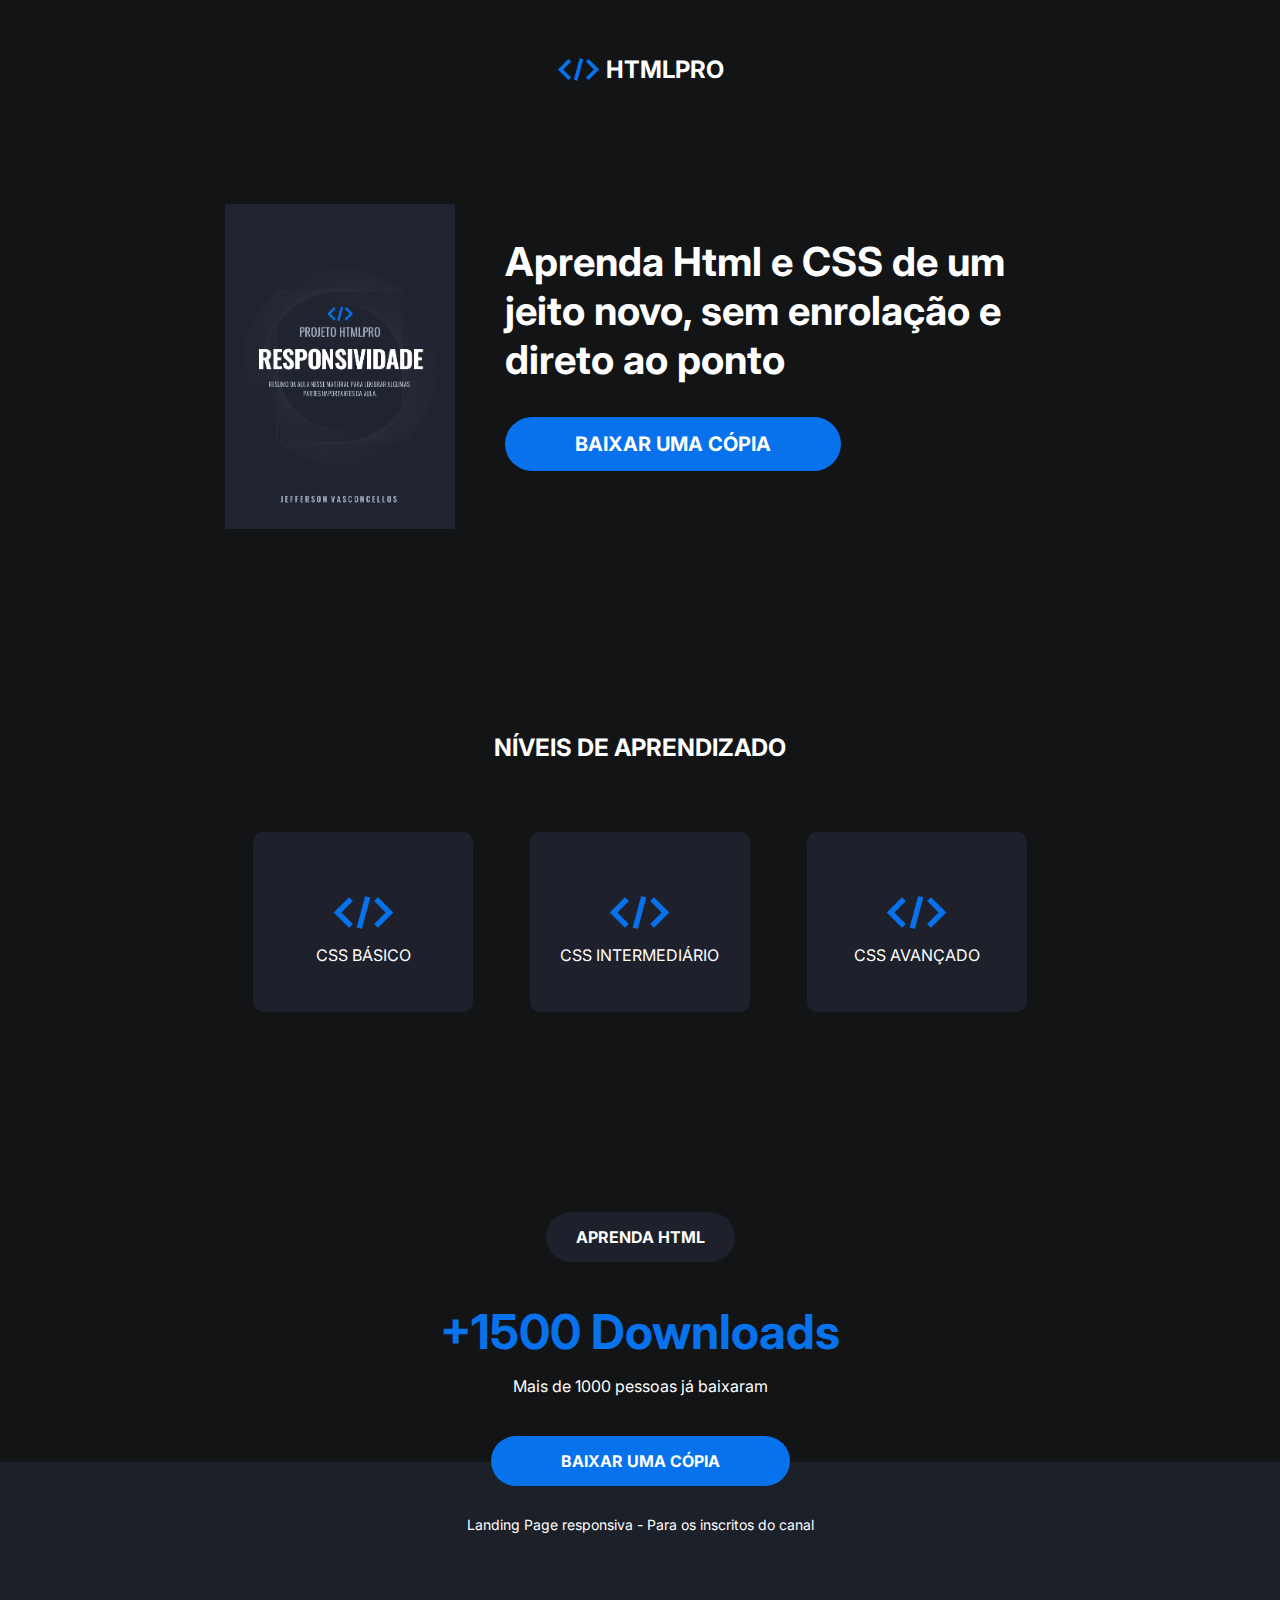
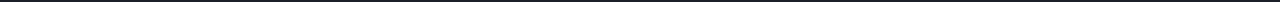
<file: Exercicio_HTMLPRO/index.html>
<!DOCTYPE html>
<html lang="pt-br">
<head>
    <meta charset="UTF-8">
    <meta http-equiv="X-UA-Compatible" content="IE=edge">
    <meta name="viewport" content="width=device-width, initial-scale=1.0">
    <link href="https://fonts.googleapis.com/css2?family=Inter:wght@400;700;800&family=Merriweather&display=swap" rel="stylesheet">
    <link rel="stylesheet" href="style.css">
    <title>HTMLPRO</title>
</head>
<body>
    <header class="container">
        <div class="logo">
            <img src="images/icon-card.png">
            <h2>HTMLPRO</h2>
        </div>
    </header>

    <!--SECTION 1-->
    <section class="section-1 container">
        <div class="ebook">
            <img src="images/ebook.png">
        </div>

        <div class="action-title">
            <h2>Aprenda Html e CSS de um jeito novo, sem enrolação e direto ao ponto</h2>
            <a class="button" href="#">Baixar uma cópia</a>
        </div>
    </section>

    <!--SECTION 2-->
    <section class="section-2 container">
        <h2>Níveis de aprendizado</h2>
        <div class="cards">
            <div class="card">
                <img src="images/icon-card.png">
                CSS BÁSICO
            </div>
            <div class="card">
                <img src="images/icon-card.png">
                CSS INTERMEDIÁRIO
            </div>
            <div class="card">
                <img src="images/icon-card.png">
                CSS AVANÇADO
            </div>
        </div>
    </section>

    <!--SECTION 3-->
    <section class="section-3">
        <a class="button-2">APRENDA HTML</a>
        <h2>+1500 Downloads</h2>
        <p>Mais de 1000 pessoas já baixaram</p>
    </section>

    <footer>
        <a class="button-footer" href="#">Baixar uma cópia</a>
        <p>Landing Page responsiva - Para os inscritos do canal</p>
    </footer>
</body>
</html>
</file>
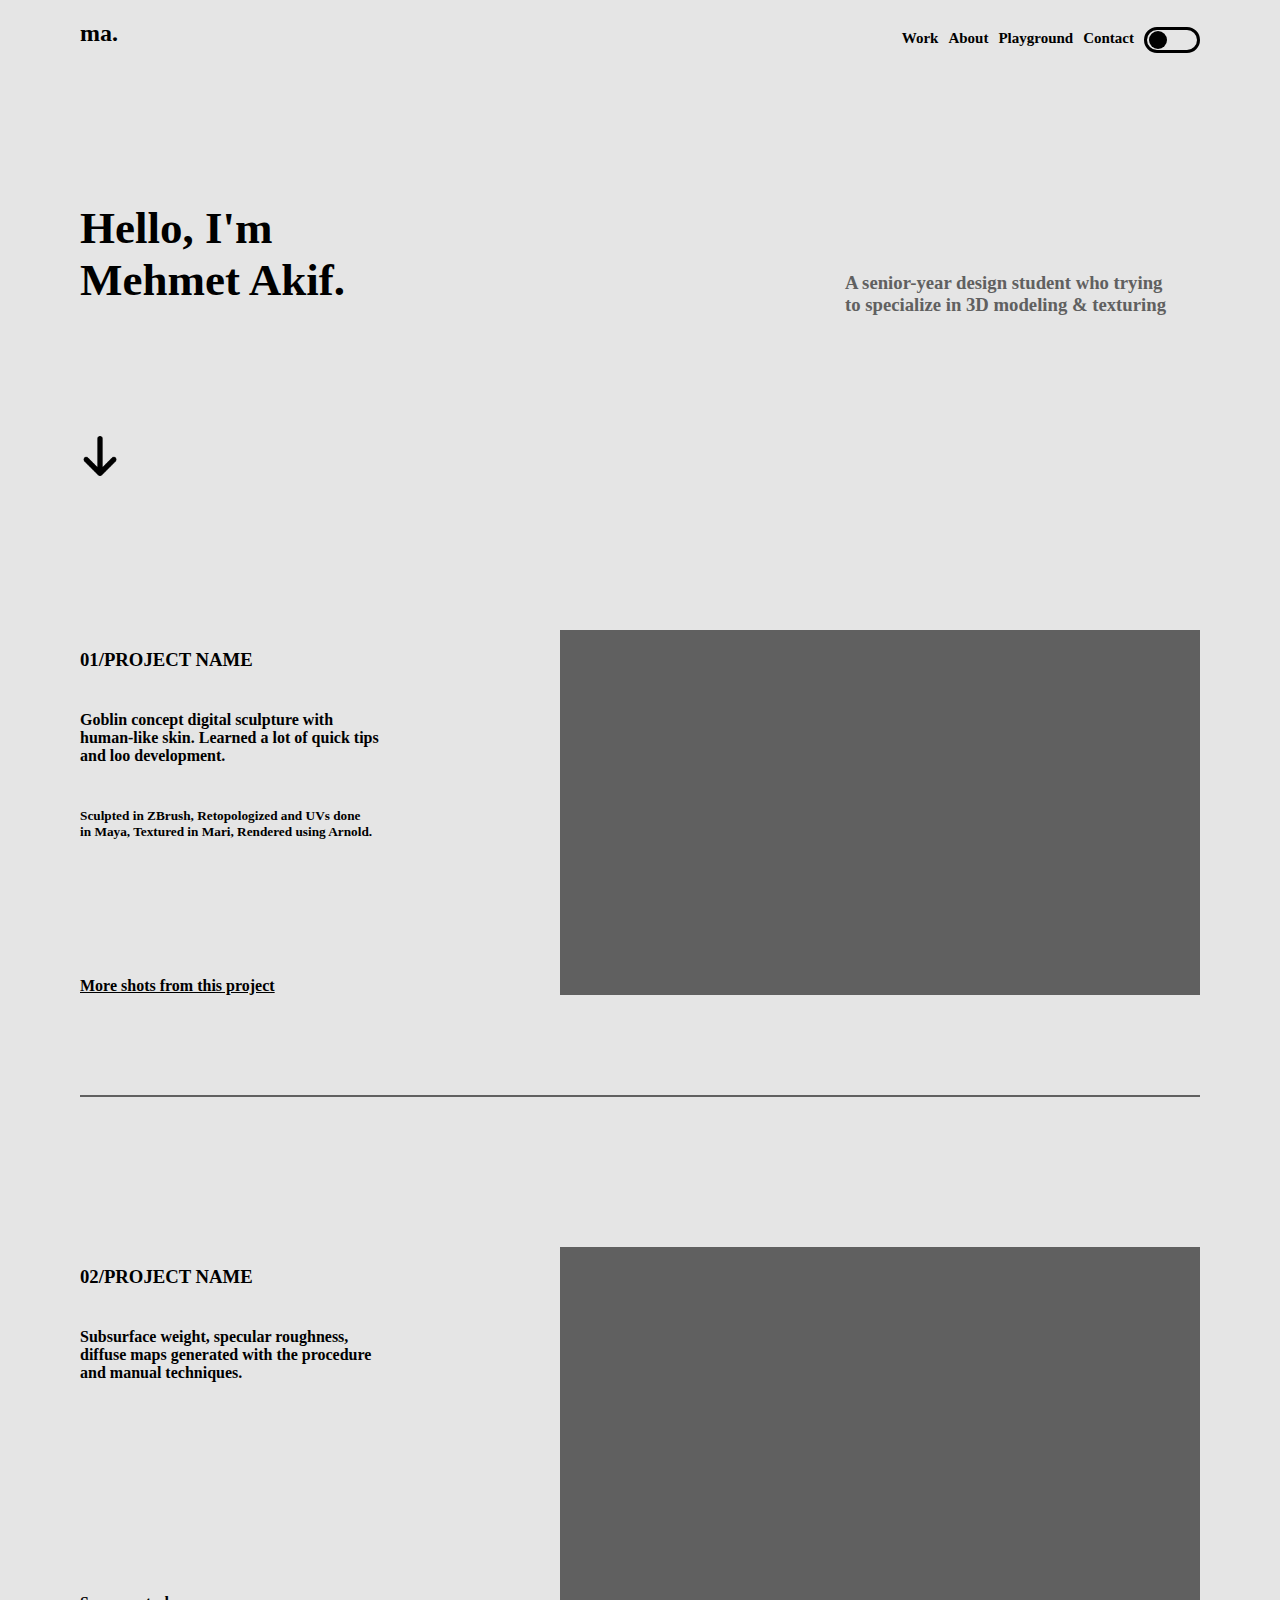
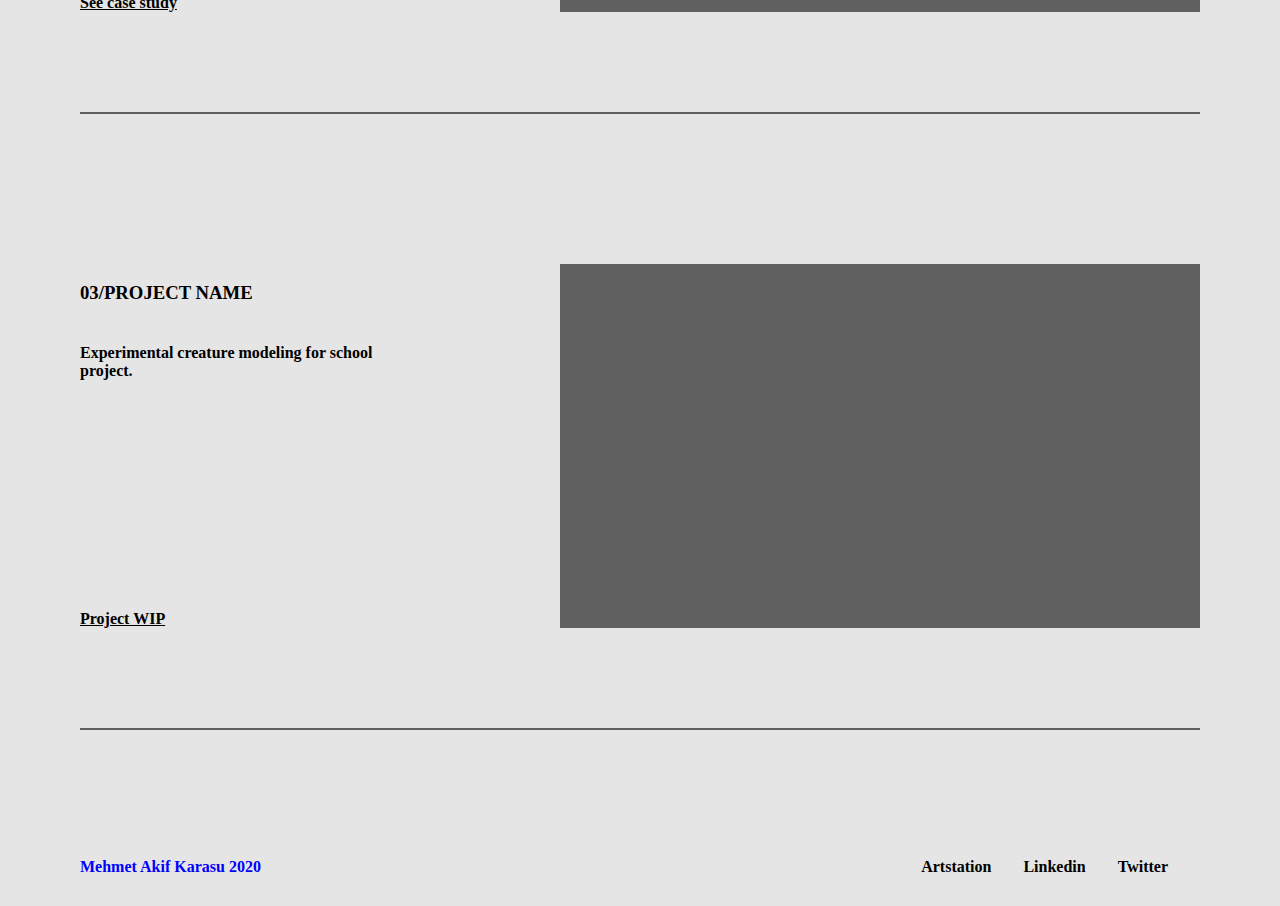
<file: Exercicio_Site_Portifolio/index.html>
<!DOCTYPE html>
<html lang="pt-br">
<head>
    <meta charset="UTF-8">
    <meta http-equiv="X-UA-Compatible" content="IE=edge">
    <meta name="viewport" content="width=device-width, initial-scale=1.0">
    <link rel="stylesheet" href="style_index.css">
    <title>Site Portifólio</title>
</head>
<body>
    <header class="container">
        <div class="information">
            <h2>ma.</h2>
            <h5>Work</h5>
            <a href="about.html"><h5>About</h5></a>
            <h5>Playground</h5>
            <h5>Contact</h5>
            <div class="btn"></div>
        </div>
    </header>

    <!--SECTION 1-->
    <section class="section-1 container">
        <h1>Hello, I'm <br> Mehmet Akif.</h1>
        <h3>A senior-year design student who trying<br> to specialize
            in 3D modeling & texturing</h3>
    </section>
    <div class="container"><img class="seta" src="images/down_arrow.png"></div>

    <!--SECTION 2-->
    <div>
        <section class="section-2 container">
            <div class="texts">
                 <h3>01/PROJECT NAME</h3>
                 <h4>Goblin concept digital sculpture with<br> human-like
                    skin. Learned a lot of quick tips<br> and loo development.</h4>
                <h5>Sculpted in ZBrush, Retopologized and UVs done<br>
                    in Maya, Textured in Mari, Rendered using Arnold.</h5>
                <a class="a1" href="#">More shots from this project</a>
            </div>
            <div class="block"></div>
        </section>
        <div class="separator container"></div>
        <section class="section-2 container">
            <div class="texts">
                 <h3>02/PROJECT NAME</h3>
                 <h4>Subsurface weight, specular roughness,<br>
                    diffuse maps generated with the procedure<br>
                    and manual techniques.</h4>
                <a class="a2" href="#">See case study</a>
            </div>
            <div class="block"></div>
        </section>
        <div class="separator container"></div>
        <section class="section-2 container">
            <div class="texts">
                 <h3>03/PROJECT NAME</h3>
                 <h4>Experimental creature modeling for school<br>
                    project.</h4>
                <a class="a3" href="#">Project WIP</a>
            </div>
            <div class="block"></div>
        </section>
        <div class="separator container"></div>
    </div>

    <footer class="container">
          <h4>Mehmet Akif Karasu 2020</h4>
          <div class="nav">
            <h4>Artstation</h4>
            <h4>Linkedin</h4>
            <h4>Twitter</h4>
          </div>
    </footer>

    <script src="script_index.js"></script>
</body>
</html>
</file>
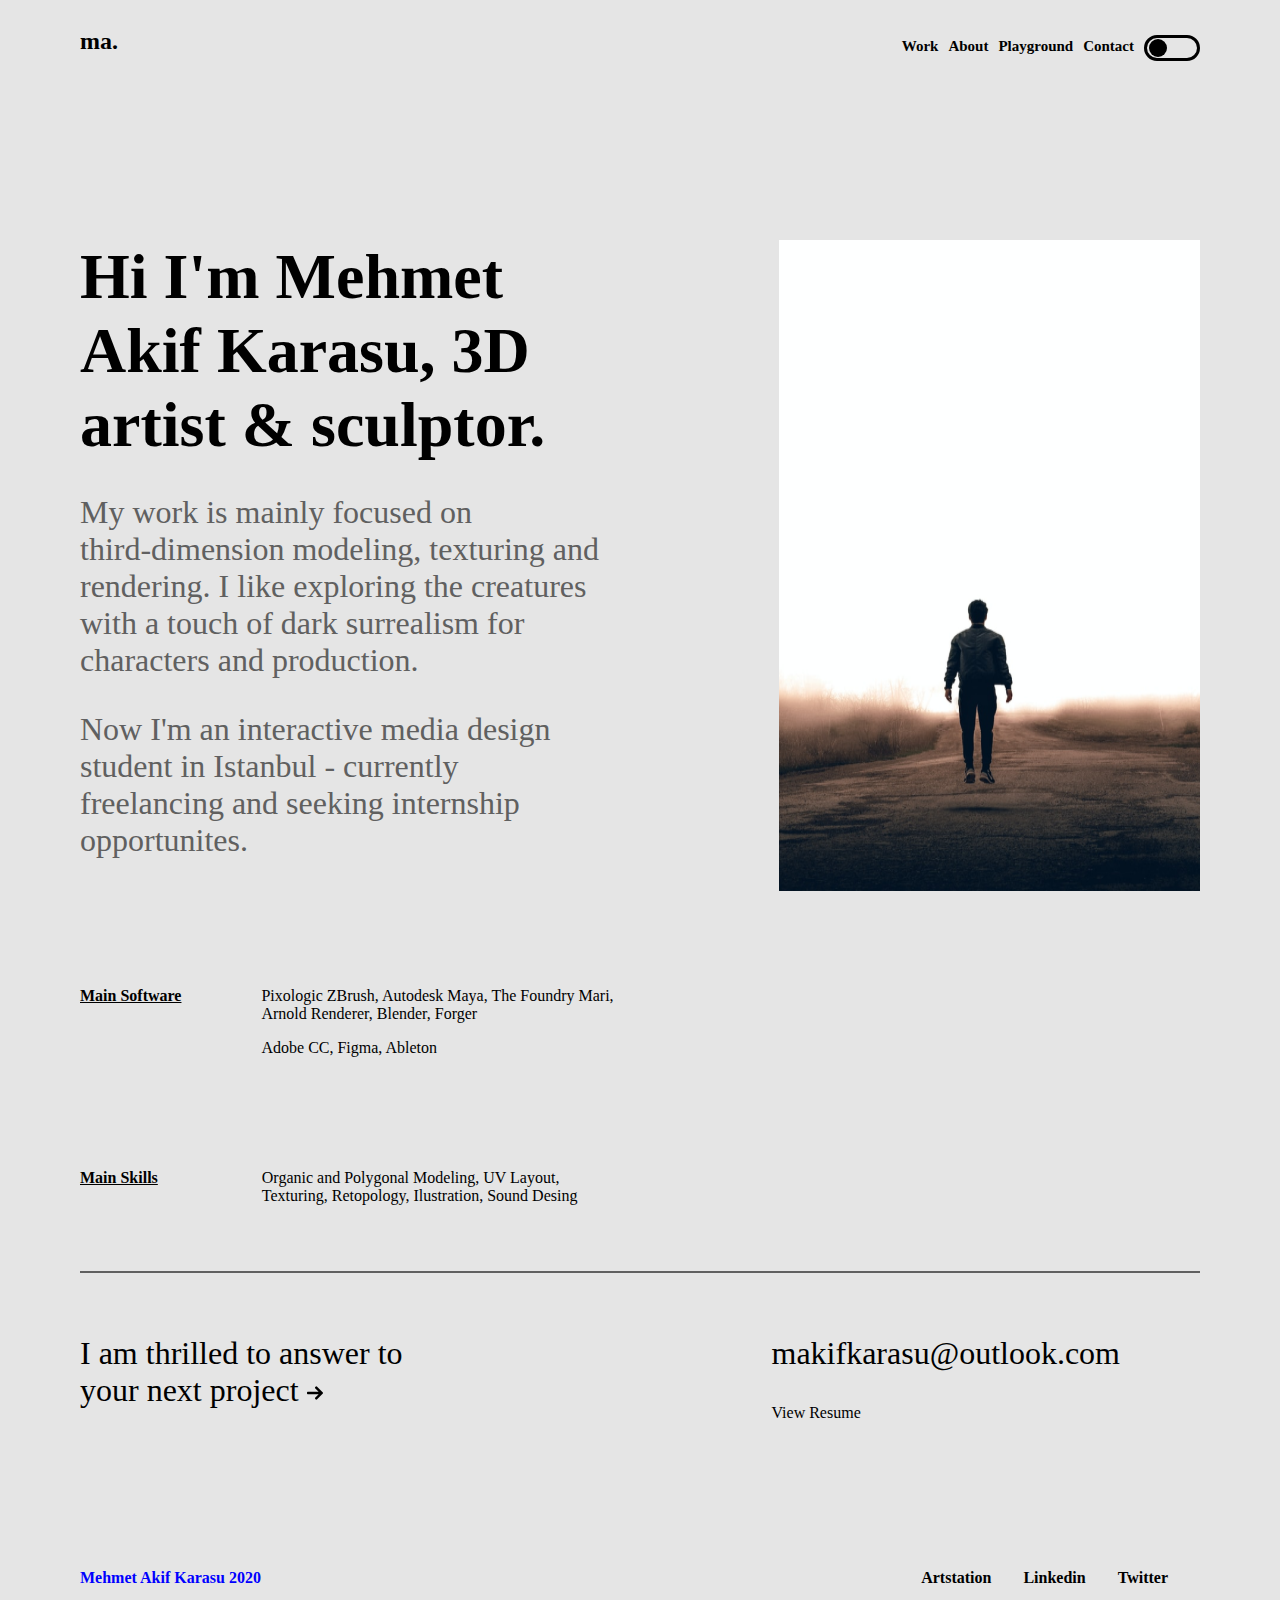
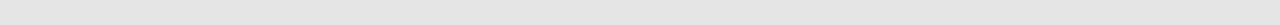
<file: Exercicio_Site_Portifolio/about.html>
<!DOCTYPE html>
<html lang="pt-br">
<head>
    <meta charset="UTF-8">
    <meta http-equiv="X-UA-Compatible" content="IE=edge">
    <meta name="viewport" content="width=device-width, initial-scale=1.0">
    <title>Site Portifólio</title>
    <link rel="stylesheet" href="style_about.css">
</head>
<body>
    <header class="container">
        <div class="information">
            <h2>ma.</h2>
            <a href="index.html"><h5>Work</h5></a>
            <a href="about.html"><h5>About</h5></a>
            <h5>Playground</h5>
            <h5>Contact</h5>
            <div class="btn"></div>
        </div>
    </header>

    <!--SECTION 1-->
    <section class="section-1 container">
        <div class="texts">
            <div class="txt-1">
                Hi I'm Mehmet <br> Akif Karasu, 3D <br>
                artist & sculptor.
            </div>
            <div class="txt-2">
                <p>
                    My work is mainly focused on <br>third-dimension modeling,
                    texturing and <br>rendering. I like exploring the creatures <br>
                    with a touch of dark surrealism for <br>characters and production.
                </p>
                <p>
                    Now I'm an interactive media design <br>student in
                    Istanbul - currently <br>freelancing and seeking internship <br>
                    opportunites.
                </p>
            </div>
        </div>
        <img src="images/sunset.png">
    </section>

    <!--SECTION 2-->
    <section class="section-2 container">
        <p id="p1">Main Software</p>
        <div class="softwares">
            <p>
                Pixologic ZBrush, Autodesk Maya, The Foundry Mari,<br>
                Arnold Renderer, Blender, Forger
            </p>
            <p>Adobe CC, Figma, Ableton</p>
        </div>
    </section>

    <!--SECTION 2.2-->
    <section class="section-2 container">
        <p id="p1">Main Skills</p>
        <div class="sw softwares">
            <p>
                Organic and Polygonal Modeling, UV Layout,<br>
                Texturing, Retopology, Ilustration, Sound Desing
            </p>
        </div>
    </section>
    <div class="separator container"></div>

    <!--SECTION 3-->
    <section class="section-3 container">
        <div class="card-1">
            <p>
                I am thrilled to answer to<br>
                your next project
                <img class="seta-direita" src="images/right-arrow.png">
            </p>
        </div>
        <div class="card-2">
            <p id="p1">makifkarasu@outlook.com</p>
            <p>View Resume</p>
        </div>
    </section>

    <footer class="container">
        <h4>Mehmet Akif Karasu 2020</h4>
        <div class="nav">
          <h4>Artstation</h4>
          <h4>Linkedin</h4>
          <h4>Twitter</h4>
        </div>
    </footer>

    <script src="script_about.js"></script>
</body>
</html>
</file>
<file: Exercicio_HTMLPRO/style.css>
:root{
    --bg-body: #131416;
    --color-font: #ffff;
    --color-button: #0772EB;
     --color-card: #1E212C;
}

.container{
    max-width: 830px;
    margin: auto;
}

body{
    margin: 0;
    padding: 0;
    font-family: 'Inter', sans-serif;
    background-color: var(--bg-body);
}

header .logo{
    display: flex;
    justify-content: center;
    align-items: center;
    margin-top: 35px;
}

.logo h2{
    color: var(--color-font);
}

.logo img{
    width: 45px;
    height: 45px;
    margin-right: 5px;
}

.section-1{
    display: flex;
    margin-top: 100px;
}

.action-title h2{
    font-size: 40px;
    color: var(--color-font);
}

.button{
    background-color: var(--color-button);
    display: inline-block;
    padding: 15px 70px;
    border-radius: 50px;
    color: var(--color-font);
    font-size: 20px;
    text-transform: uppercase;
    font-weight: bold;
    text-decoration: none;
}

.ebook img{
    width: 230px;
    height: auto;
    margin-right: 50px;
}

.section-2{
    display: flex;
    flex-direction: column;
    justify-content: center;
    margin-bottom: 50px;
    margin-top: 180px;
}

.section-2 h2{
    color: var(--color-font);
    text-transform: uppercase;
    text-align: center;
}

.cards{
    display: flex;
    justify-content: space-around;
    align-items: center;
    margin-top: 50px;
}

.card{
    display: flex;
    justify-content: center;
    align-items: center;
    flex-direction: column;
    background-color: var(--color-card);
    width: 220px;
    height: 180px;
    border-radius: 10px;
    color: var(--color-font);
}

.card img{
    width: 65px;
    height: 65px;
}

.section-3{
    display: flex;
    justify-content: center;
    flex-direction: column;
    align-items: center;
    margin-top: 200px;
    margin-bottom: 50px;
}

.button-2{
    display: inline-block;
    background-color: #1E212C;
    color: var(--color-font);
    padding: 15px 30px;
    border-radius: 50px;
    font-weight: bold;
}

.section-3 h2{
    font-size: 48px;
    color: #0772EB;
}

.section-3 p{
    color: var(--color-font);
    margin-top: -25px;
}

footer{
    display: flex;
    flex-direction: column;
    align-items: center;
    justify-content: center;
    background-color: #1C2029;
    height: 100px;
    padding-bottom: 40px;
}

.button-footer{
    display: inline-block;
    padding: 15px 70px;
    background-color: var(--color-button);
    border-radius: 50px;
    color: var(--color-font);
    text-transform: uppercase;
    font-weight: bold;
    text-decoration: none;
    margin-top: -40px;
}

footer p {
    color: var(--color-font);
    font-size: 14px;
    margin-top: 30px;
}

@media (max-width: 420px){
    .section-1{
        display: flex;
        align-items: center;
        flex-direction: column;
        padding: 8px;
    }

    .ebook img{
        margin-right: 0px;
    }

    .action-title{
        display: flex;
        justify-content: center;
        flex-direction: column;
        align-items: center;
    }

    .action-title h2{
        font-size: 40px;
        text-align: center;
        font-size: 30px;
        color: var(--color-font);
    }

    .button{
        margin-top: 20px;
    }

    .cards{
        display: flex;
        flex-direction: column;
    }

    .card{
        margin-top: 40px;
    }

    .section-3 h2{
        text-align: center;
        font-size: 30px;
    }

    .section-3 p{
        font-size: 14px;
    }
}
</file>
<file: Exercicio_Site_Portifolio/style_index.css>
:root{
    --bg-color: #E5E5E5;
    --img-template-color: #606060;
    --font-color-gray: #606060;     
}

.container{
    max-width: 1120px;
    margin: auto;
}

body{
    margin: 0;
    padding: 0;
    background-color: var(--bg-color);
    transition: background-color .5s;
}

header .information{
    display: flex;
}

.information h2{
    margin-right: auto;
}

.information h5{
    margin-top: 30px;
    margin-right: 10px;
    font-size: 15px;
}

.information a{
    text-decoration: none;
    color: black;
}

.btn{
    margin-top: 1.7em;
    width: 50px;
    height: 20px;
    border: 3px solid black;
    border-radius: 60px;
    position: relative;
    cursor: pointer;
}

.btn.active{
    margin-top: 1.7em;
    width: 50px;
    height: 20px;
    border: 3px solid #fff;
    border-radius: 60px;
    position: relative;
    cursor: pointer;
}

.btn:before{
    content: '';
    position: absolute;
    width: 18px;
    height: 18px;
    background: black;
    border-radius: 50%;
    top: 50%;
    left: 2px;
    transform: translateY(-50%);
    transition: left .5s;
    transition: background .8s;
}

.btn.active:before{
    background: #fff;
    left: 30px;
}

.section-1{
    display: flex;
    margin-top: 100px;
}

.section-1 h1{
    font-size: 45px;
}

.section-1 h3{
    margin-top: 100px;
    margin-left: 500px;
    color: var(--font-color-gray);
}

.seta{
    width: 40px;
    margin-top: 100px;
}

.section-2{
    display: flex;
    margin-top: 150px;
}

.texts{
    display: flex;
    flex-direction: column;
    height: 364.68px;
}

.texts a{
    margin-top: auto;
    font-weight: bold;
    color: black;
}

.texts .a1{
    width: 200px;
}

.texts .a2{
    width: 100px;
}

.texts .a3{
    width: 100px;
}

.section-2 .block{
    width: 640px;
    height: 364.68px;
    margin-left: auto;
    background-color: var(--img-template-color);
}

.separator{
    margin-top: 100px;
    padding: 0px 0px 2px 0px;
    background-color: var(--img-template-color);
}

footer{
    display: flex;
    height: 11em;
}

footer h4{
    color: blue;
    margin-top: 8em;
}

.nav{
    display: flex;
    margin-left: auto;
}

.nav h4{
    color: black;
    margin-right: 2em;
}


/*DARK THEME*/
body.active{
    background-color: #191a1c;
    color: #fff;
}

body.active .information a{
    color: #fff;
}

body.active .section-1 h3{
    color: rgb(208, 197, 197);
}

body.active .section-2 a{
    color: #fff;
}

body.active .section-2 .block{
    background-color: #a09898;
}

body.active footer h4{
    color: rgb(0, 140, 255);
}

body.active footer .nav h4{
    color: #fff;
}
</file>
<file: Exercicio_Site_Portifolio/style_about.css>
:root{
    --bg-color: #E5E5E5;
    --font-color-gray: #606060;     
}

.container{
    max-width: 1120px;
    margin: auto;
}

body{
    background-color: var(--bg-color);
    transition: background-color .5s;
}

header .information{
    display: flex;
}

.information h2{
    margin-right: auto;
}

.information h5{
    margin-top: 30px;
    margin-right: 10px;
    font-size: 15px;
}

.information a{
    text-decoration: none;
    color: black;
}

.btn{
    margin-top: 1.7em;
    width: 50px;
    height: 20px;
    border: 3px solid black;
    border-radius: 60px;
    position: relative;
    cursor: pointer;
}

.btn.active{
    margin-top: 1.7em;
    width: 50px;
    height: 20px;
    border: 3px solid #fff;
    border-radius: 60px;
    position: relative;
    cursor: pointer;
}

.btn:before{
    content: '';
    position: absolute;
    width: 18px;
    height: 18px;
    background: black;
    border-radius: 50%;
    top: 50%;
    left: 2px;
    transform: translateY(-50%);
    transition: left .5s;
    transition: background .8s;
}

.btn.active:before{
    background: #fff;
    left: 30px;
}

.section-1{
    display: flex;
    margin-top: 10em;
}

.txt-1{
    font-size: 4em;
    font-weight: bold;
}

.txt-2{
    font-size: 2em;
    color: var(--font-color-gray);
}

.section-1 img{
    margin-left: auto;
}

.section-2{
    display: flex;
    margin-top: 5em;
}

.section-2 #p1{
    font-weight: bold;
    text-decoration: underline;
}

.softwares{
    margin-left: 5em;
}

.sw{
    margin-left: 6.5em;
}

.separator{
    margin-top: 50px;
    width: auto;
    height: 2px;
    background-color: var(--font-color-gray);
}

.section-3{
    display: flex;
    margin-top: 30px;
}

.card-1 img{
    width: 0.5em;
}

.card-1 p{
    font-size: 2em;
}

.card-2{
    margin-left: auto;
    margin-right: 5em;
}

.card-2 #p1{
    font-size: 2em;
}

footer{
    display: flex;
    height: 11em;
}

footer h4{
    color: blue;
    margin-top: 8em;
}

.nav{
    display: flex;
    margin-left: auto;
}

.nav h4{
    color: black;
    margin-right: 2em;
}

/*DARK THEME*/
body.active{
    background-color: #191a1c;
    color: #fff;
}

body.active .information a{
    color: #fff;
}

body.active .texts .txt-2{
    color: rgb(208, 197, 197);
}

body.active footer h4{
    color: rgb(0, 140, 255);
}

body.active footer .nav h4{
    color: #fff;
}
</file>
